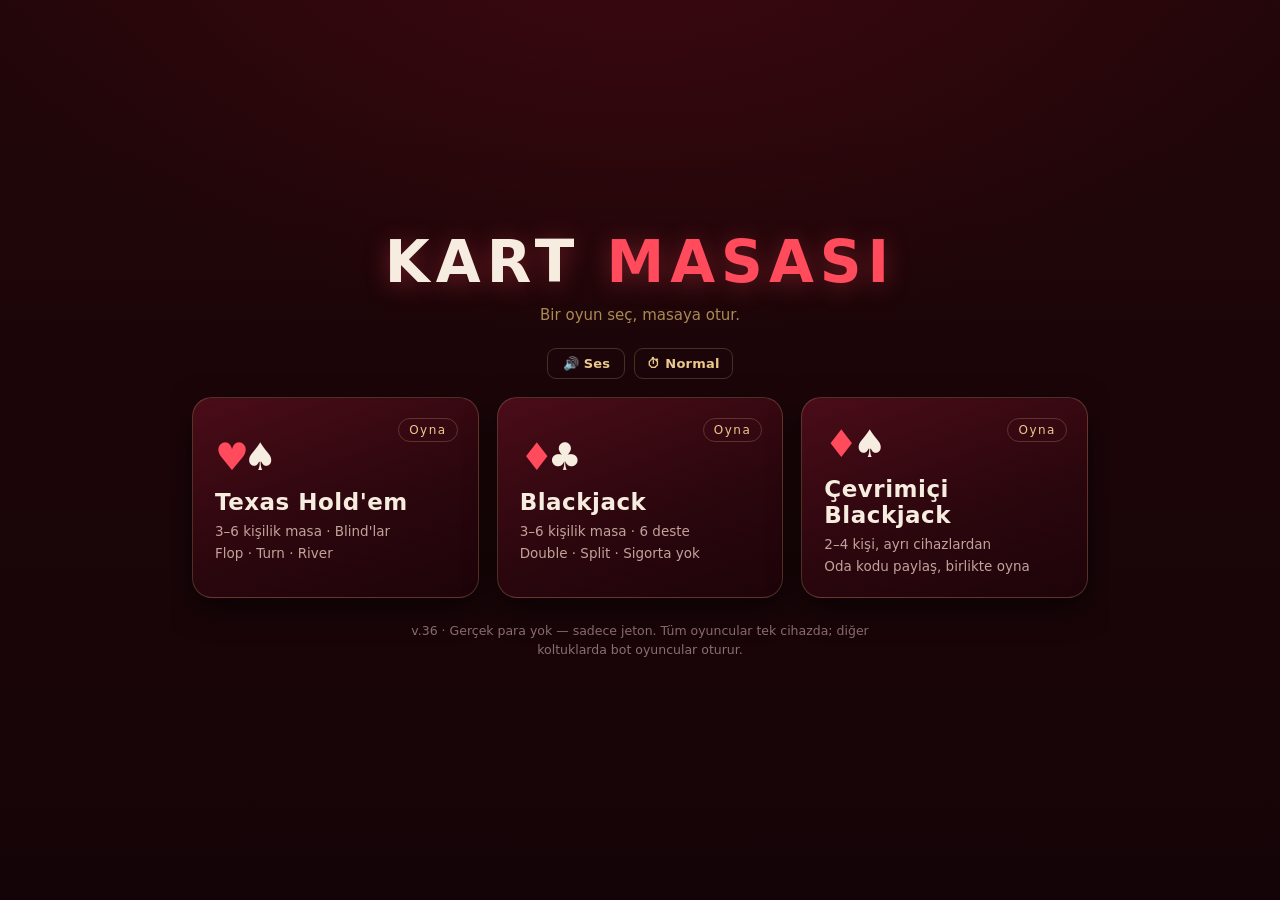
<file: index.html>
<!DOCTYPE html>
<html lang="tr">
<head>
<meta charset="utf-8">
<meta name="viewport" content="width=device-width, initial-scale=1, viewport-fit=cover, maximum-scale=1">
<title>Kart Masası — Texas Hold'em & Blackjack</title>

<link rel="manifest" href="manifest.webmanifest">
<meta name="theme-color" content="#8c1526">
<meta name="description" content="Texas Hold'em ve Blackjack — tek cihazda, botlara karşı.">
<meta name="mobile-web-app-capable" content="yes">
<meta name="apple-mobile-web-app-capable" content="yes">
<meta name="apple-mobile-web-app-status-bar-style" content="black-translucent">
<meta name="apple-mobile-web-app-title" content="Kart Masası">
<link rel="apple-touch-icon" href="icons/apple-touch-icon.png">
<link rel="icon" href="icons/icon-192.png" type="image/png">

<link rel="stylesheet" href="css/style.css?v=36">
</head>
<body>

<!-- ==================== MENÜ ==================== -->
<section id="screen-menu" class="screen active">
  <div class="menu-wrap">
    <h1 class="logo">KART <span>MASASI</span></h1>
    <p class="tagline">Bir oyun seç, masaya otur.</p>
    <div class="menu-tools">
      <button class="btn ghost small sfx-btn" data-sfx-btn>🔊 Ses</button>
      <button class="btn ghost small sfx-btn" data-speed-btn>⏱ Normal</button>
    </div>

    <div class="game-cards">
      <button class="game-card" data-game="poker">
        <div class="gc-icon"><span class="s-red">♥</span><span>♠</span></div>
        <h2>Texas Hold'em</h2>
        <p>3–6 kişilik masa · Blind'lar<br>Flop · Turn · River</p>
        <span class="gc-go">Oyna</span>
      </button>
      <button class="game-card" data-game="blackjack">
        <div class="gc-icon"><span class="s-red">♦</span><span>♣</span></div>
        <h2>Blackjack</h2>
        <p>3–6 kişilik masa · 6 deste<br>Double · Split · Sigorta yok</p>
        <span class="gc-go">Oyna</span>
      </button>
      <button class="game-card" data-game="online">
        <div class="gc-icon"><span class="s-red">♦</span><span>♠</span></div>
        <h2>Çevrimiçi Blackjack</h2>
        <p>2–4 kişi, ayrı cihazlardan<br>Oda kodu paylaş, birlikte oyna</p>
        <span class="gc-go">Oyna</span>
      </button>
    </div>
    <p class="footnote"><span data-version>v.—</span> · Gerçek para yok — sadece jeton. Tüm oyuncular tek cihazda; diğer koltuklarda bot oyuncular oturur.</p>
  </div>
</section>

<!-- ==================== KURULUM ==================== -->
<section id="screen-setup" class="screen">
  <div class="menu-wrap">
    <button class="btn ghost back-btn" data-goto="menu">‹ Geri</button>
    <h2 class="setup-title" id="setup-title">Masayı Kur</h2>

    <div class="field">
      <label>Adın</label>
      <input id="setup-name" type="text" maxlength="12" value="Sen" autocomplete="off">
    </div>

    <div class="field">
      <label>Masadaki oyuncu sayısı <span class="hint">(sen dahil)</span></label>
      <div class="chip-row" id="setup-count">
        <button class="chip-btn" data-v="3">3</button>
        <button class="chip-btn selected" data-v="4">4</button>
        <button class="chip-btn" data-v="5">5</button>
        <button class="chip-btn" data-v="6">6</button>
      </div>
    </div>

    <div class="field">
      <label>Başlangıç jetonu</label>
      <div class="chip-row" id="setup-stack">
        <button class="chip-btn" data-v="500">500</button>
        <button class="chip-btn selected" data-v="1000">1.000</button>
        <button class="chip-btn" data-v="2500">2.500</button>
        <button class="chip-btn" data-v="5000">5.000</button>
      </div>
    </div>

    <div class="field" id="setup-blind-field">
      <label>Başlangıç blind'ları</label>
      <div class="chip-row" id="setup-blinds">
        <button class="chip-btn selected" data-v="10">5 / 10</button>
        <button class="chip-btn" data-v="20">10 / 20</button>
        <button class="chip-btn" data-v="50">25 / 50</button>
      </div>
    </div>

    <div class="field" id="setup-blindup-field">
      <label>Blind artışı <span class="hint">(turnuva temposu)</span></label>
      <div class="chip-row" id="setup-blindup">
        <button class="chip-btn selected" data-v="0">Kapalı</button>
        <button class="chip-btn" data-v="5">5 elde bir</button>
        <button class="chip-btn" data-v="10">10 elde bir</button>
        <button class="chip-btn" data-v="20">20 elde bir</button>
      </div>
    </div>

    <button class="btn primary big" id="setup-start">Masaya Otur</button>
  </div>
</section>

<!-- ==================== ÇEVRİMİÇİ KURULUM ==================== -->
<section id="screen-online" class="screen">
  <div class="menu-wrap">
    <button class="btn ghost back-btn" data-goto="menu">‹ Geri</button>
    <h2 class="setup-title">Çevrimiçi Blackjack</h2>

    <div class="field">
      <label>Adın</label>
      <input id="ol-name" type="text" maxlength="12" value="Sen" autocomplete="off">
    </div>

    <button class="btn primary big" id="ol-create">Yeni Oda Kur</button>
    <div class="or"><span>veya</span></div>

    <div class="field">
      <label>Oda kodu</label>
      <input id="ol-code" type="text" maxlength="8" placeholder="ABCDE"
             autocomplete="off" autocapitalize="characters" spellcheck="false">
    </div>
    <button class="btn big" id="ol-join">Odaya Katıl</button>

    <p class="footnote" id="ol-status"></p>
    <p class="footnote">Masayı kuran kişi koltuk sayısını ve jetonu belirler.
      En fazla 4 gerçek kişi oturur, kalan koltuklarda bot oynar.</p>
  </div>
</section>

<!-- ==================== POKER ==================== -->
<section id="screen-poker" class="screen">
  <header class="topbar">
    <button class="btn ghost small" data-goto="menu">‹ Menü</button>
    <div class="topbar-info">
      <span>El <b id="pk-hand">1</b></span>
      <span>Blind <b id="pk-blinds">5/10</b><i id="pk-level"></i></span>
      <span class="stage-badge" id="pk-stage">Preflop</span>
    </div>
    <div class="topbar-right">
      <button class="btn ghost small sfx-btn" id="pk-eye">👁 Açık</button>
      <button class="btn ghost small sfx-btn" data-speed-btn>⏱ Normal</button>
      <button class="btn ghost small sfx-btn" data-sfx-btn>🔊 Ses</button>
      <button class="btn ghost small" id="pk-log-toggle">Kayıt</button>
    </div>
  </header>

  <div class="table-area">
    <div class="felt" id="pk-felt">
      <div class="felt-inner"></div>
      <div class="board-zone">
        <div class="pot-display">POT <b id="pk-pot">0</b></div>
        <div class="community" id="pk-community"></div>
        <div class="board-msg" id="pk-msg"></div>
      </div>
      <div class="seats" id="pk-seats"></div>
    </div>
  </div>

  <footer class="actionbar" id="pk-actions">
    <div class="my-hand">
      <div class="hand-cards" id="pk-my-cards"></div>
      <div class="my-hand-name" id="pk-my-name"></div>
    </div>
    <div class="act-info">
      <span id="pk-you-chips">Jeton: 1000</span>
      <span id="pk-tocall"></span>
    </div>
    <div class="act-buttons">
      <button class="btn danger" id="pk-fold">Fold</button>
      <button class="btn" id="pk-check">Check</button>
      <button class="btn primary" id="pk-raise">Raise</button>
    </div>
    <div class="raise-row" id="pk-raise-row">
      <input type="range" id="pk-raise-slider" min="0" max="100" value="0">
      <div class="raise-meta">
        <b id="pk-raise-amount">0</b>
        <div class="quick">
          <button data-q="0.5">½ Pot</button>
          <button data-q="0.75">¾ Pot</button>
          <button data-q="1">Pot</button>
          <button data-q="all">All-in</button>
        </div>
        <button class="btn primary small" id="pk-raise-confirm">Onayla</button>
        <button class="btn ghost small" id="pk-raise-cancel">Vazgeç</button>
      </div>
    </div>
    <button class="btn primary big hidden" id="pk-next">Sonraki El</button>
  </footer>

  <aside class="logpanel" id="pk-logpanel"><div class="log-head"><span>Oyun Kaydı <span data-version></span></span>
      <button class="log-close" data-log-close="pk-logpanel" aria-label="Kaydı kapat">✕</button></div><ul id="pk-log"></ul></aside>
</section>

<!-- ==================== BLACKJACK ==================== -->
<section id="screen-blackjack" class="screen">
  <header class="topbar">
    <button class="btn ghost small" data-goto="menu">‹ Menü</button>
    <div class="topbar-info">
      <span>El <b id="bj-hand">1</b></span>
      <span>Deste <b id="bj-shoe">6</b></span>
      <span class="code-badge" id="bj-code-badge" hidden></span>
      <span class="clock" id="bj-clock" hidden></span>
      <span class="stage-badge" id="bj-stage">Bahis</span>
    </div>
    <div class="topbar-right">
      <button class="btn ghost small sfx-btn" data-speed-btn>⏱ Normal</button>
      <button class="btn ghost small sfx-btn" data-sfx-btn>🔊 Ses</button>
      <button class="btn ghost small" id="bj-log-toggle">Kayıt</button>
    </div>
  </header>

  <div class="table-area">
    <div class="felt bj" id="bj-felt">
      <div class="felt-inner"></div>
      <div class="dealer-zone">
        <div class="seat-name dealer-name">KRUPİYE <span id="bj-dealer-total"></span></div>
        <div class="hand-cards" id="bj-dealer-cards"></div>
      </div>
      <div class="board-msg" id="bj-msg">Bahsini koy</div>
      <div class="bj-shoe" id="bj-shoe-visual" aria-hidden="true">
        <div class="card back"></div>
        <div class="card back"></div>
        <div class="card back"></div>
        <span class="shoe-label">DESTE</span>
      </div>
      <div class="bj-seats" id="bj-seats"></div>
    </div>
  </div>

  <footer class="actionbar">
    <div class="my-hand">
      <div class="hand-cards" id="bj-my-cards"></div>
      <div class="my-hand-name" id="bj-my-name"></div>
    </div>
    <div class="act-info">
      <span id="bj-you-chips">Jeton: 1000</span>
      <span id="bj-you-bet"></span>
    </div>
    <div class="act-buttons" id="bj-bet-buttons">
      <button class="btn" data-bet="50">+50</button>
      <button class="btn" data-bet="100">+100</button>
      <button class="btn" data-bet="250">+250</button>
      <button class="btn ghost" id="bj-bet-clear">Sıfırla</button>
      <button class="btn primary" id="bj-deal">Dağıt</button>
    </div>
    <div class="act-buttons hidden" id="bj-play-buttons">
      <button class="btn primary" id="bj-hit"><span class="lbl-wide">Kart Çek</span><span class="lbl-narrow">Çek</span></button>
      <button class="btn" id="bj-stand">Dur</button>
      <button class="btn" id="bj-double">Double</button>
      <button class="btn" id="bj-split">Split</button>
    </div>
    <button class="btn primary big hidden" id="bj-next">Sonraki El</button>
  </footer>

  <div class="lobby" id="bj-lobby" hidden>
    <div class="lobby-box">
      <div class="lobby-code">ODA KODU <b id="bj-code">—</b></div>
      <button class="btn ghost small" id="bj-copy">Kodu kopyala</button>
      <ul class="lobby-players" id="bj-lobby-players"></ul>

      <div id="bj-lobby-host" hidden>
        <div class="field">
          <label>Koltuk sayısı</label>
          <div class="chip-row" id="ol-seats">
            <button class="chip-btn" data-v="3">3</button>
            <button class="chip-btn selected" data-v="4">4</button>
            <button class="chip-btn" data-v="5">5</button>
            <button class="chip-btn" data-v="6">6</button>
          </div>
        </div>
        <div class="field">
          <label>Başlangıç jetonu</label>
          <div class="chip-row" id="ol-stack">
            <button class="chip-btn" data-v="500">500</button>
            <button class="chip-btn selected" data-v="1000">1.000</button>
            <button class="chip-btn" data-v="2500">2.500</button>
          </div>
        </div>
        <button class="btn primary big" id="bj-start-online">Oyunu Başlat</button>
      </div>
      <p class="lobby-wait" id="bj-lobby-wait">Masayı kuran kişinin başlatması bekleniyor…</p>
    </div>
  </div>

  <aside class="logpanel" id="bj-logpanel"><div class="log-head"><span>Oyun Kaydı <span data-version></span></span>
      <button class="log-close" data-log-close="bj-logpanel" aria-label="Kaydı kapat">✕</button></div><ul id="bj-log"></ul>
    <form class="cheat-box" id="bj-cheat" hidden autocomplete="off">
      <input id="bj-cheat-input" type="text" maxlength="24" placeholder="…"
             autocomplete="off" autocapitalize="none" spellcheck="false">
      <button class="btn primary small" type="submit">Uygula</button>
      <div class="cheat-msg" id="bj-cheat-msg"></div>
    </form>
  </aside>
</section>

<!-- Kurallar ES modülü olarak yüklenir; sunucu da aynı dosyayı kullanır -->
<script type="module">
  import * as R from './js/rules.js?v=36';
  window.Rules = R;
</script>
<script src="js/sfx.js?v=36"></script>
<script src="js/speed.js?v=36"></script>
<script src="js/cards.js?v=36"></script>
<script src="js/poker.js?v=36"></script>
<script src="js/blackjack.js?v=36"></script>
<script src="js/online.js?v=36"></script>
<script src="js/app.js?v=36"></script>
</body>
</html>
</file>
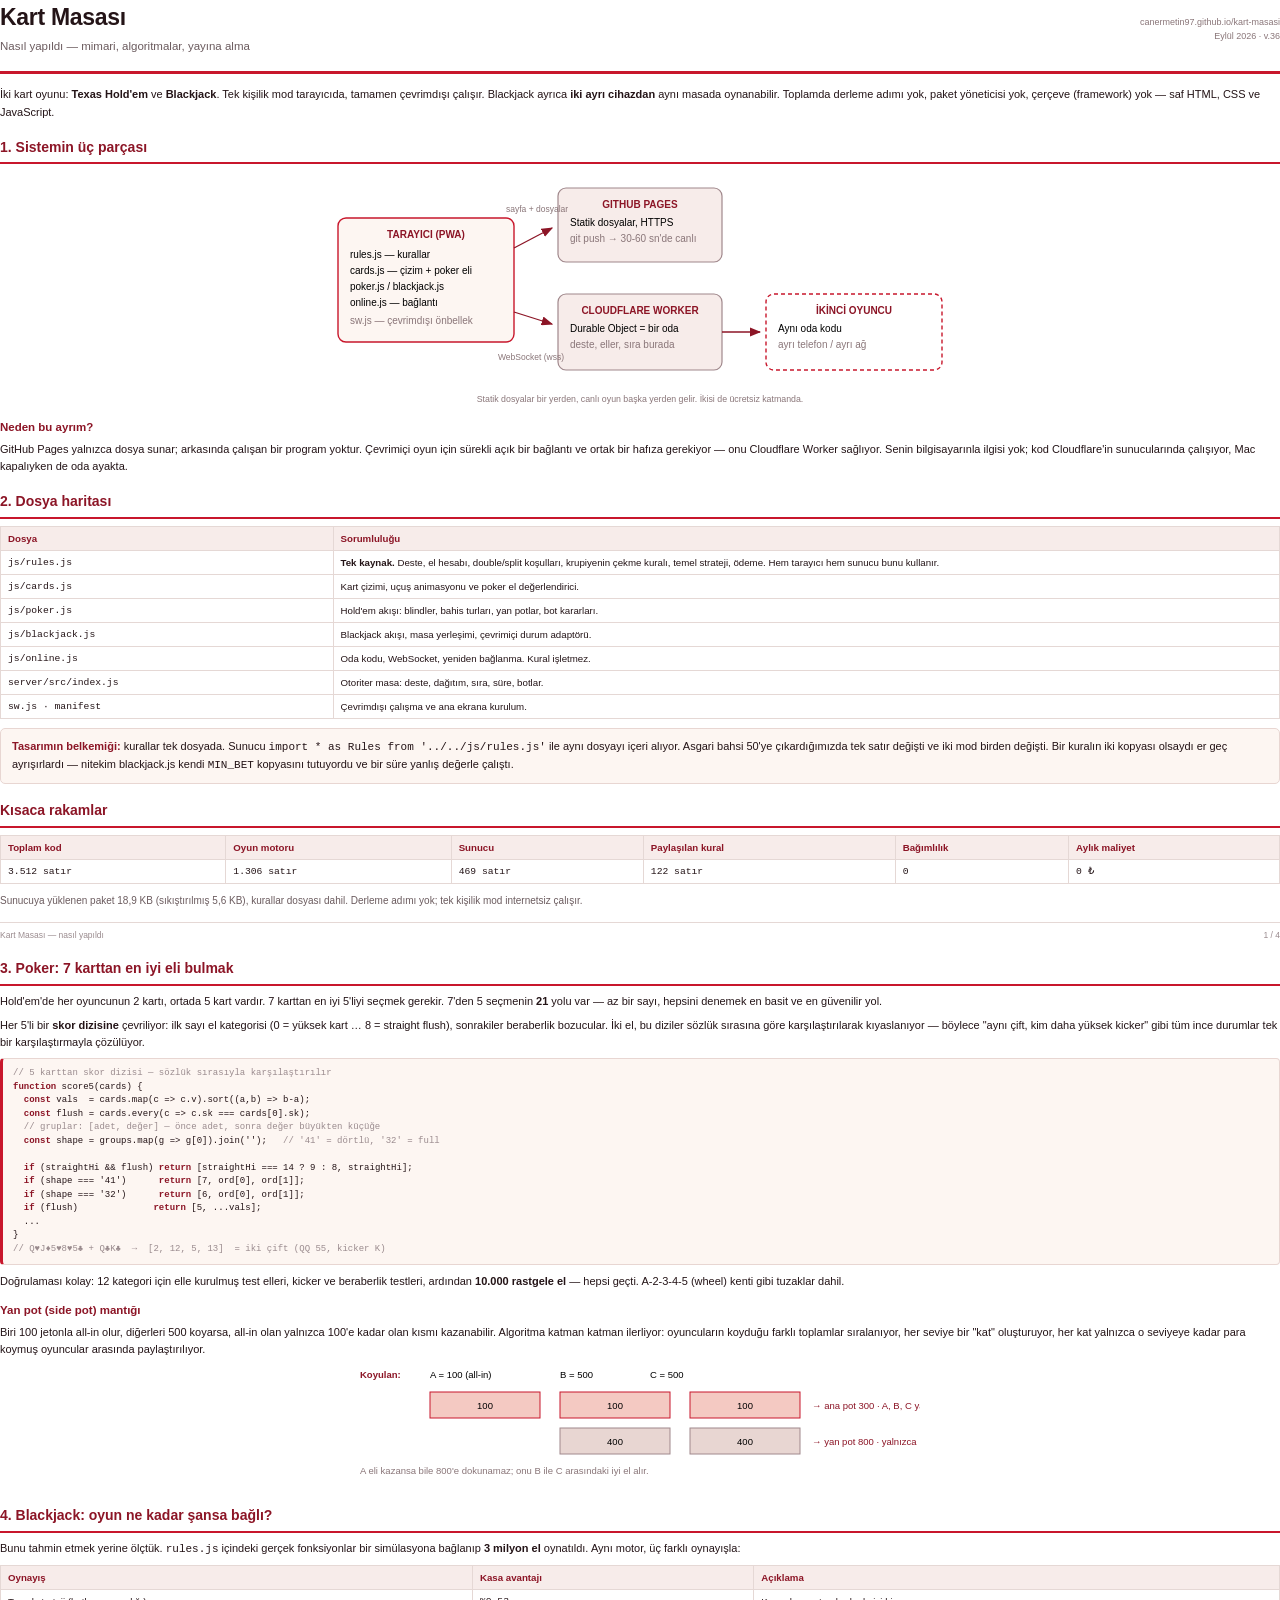
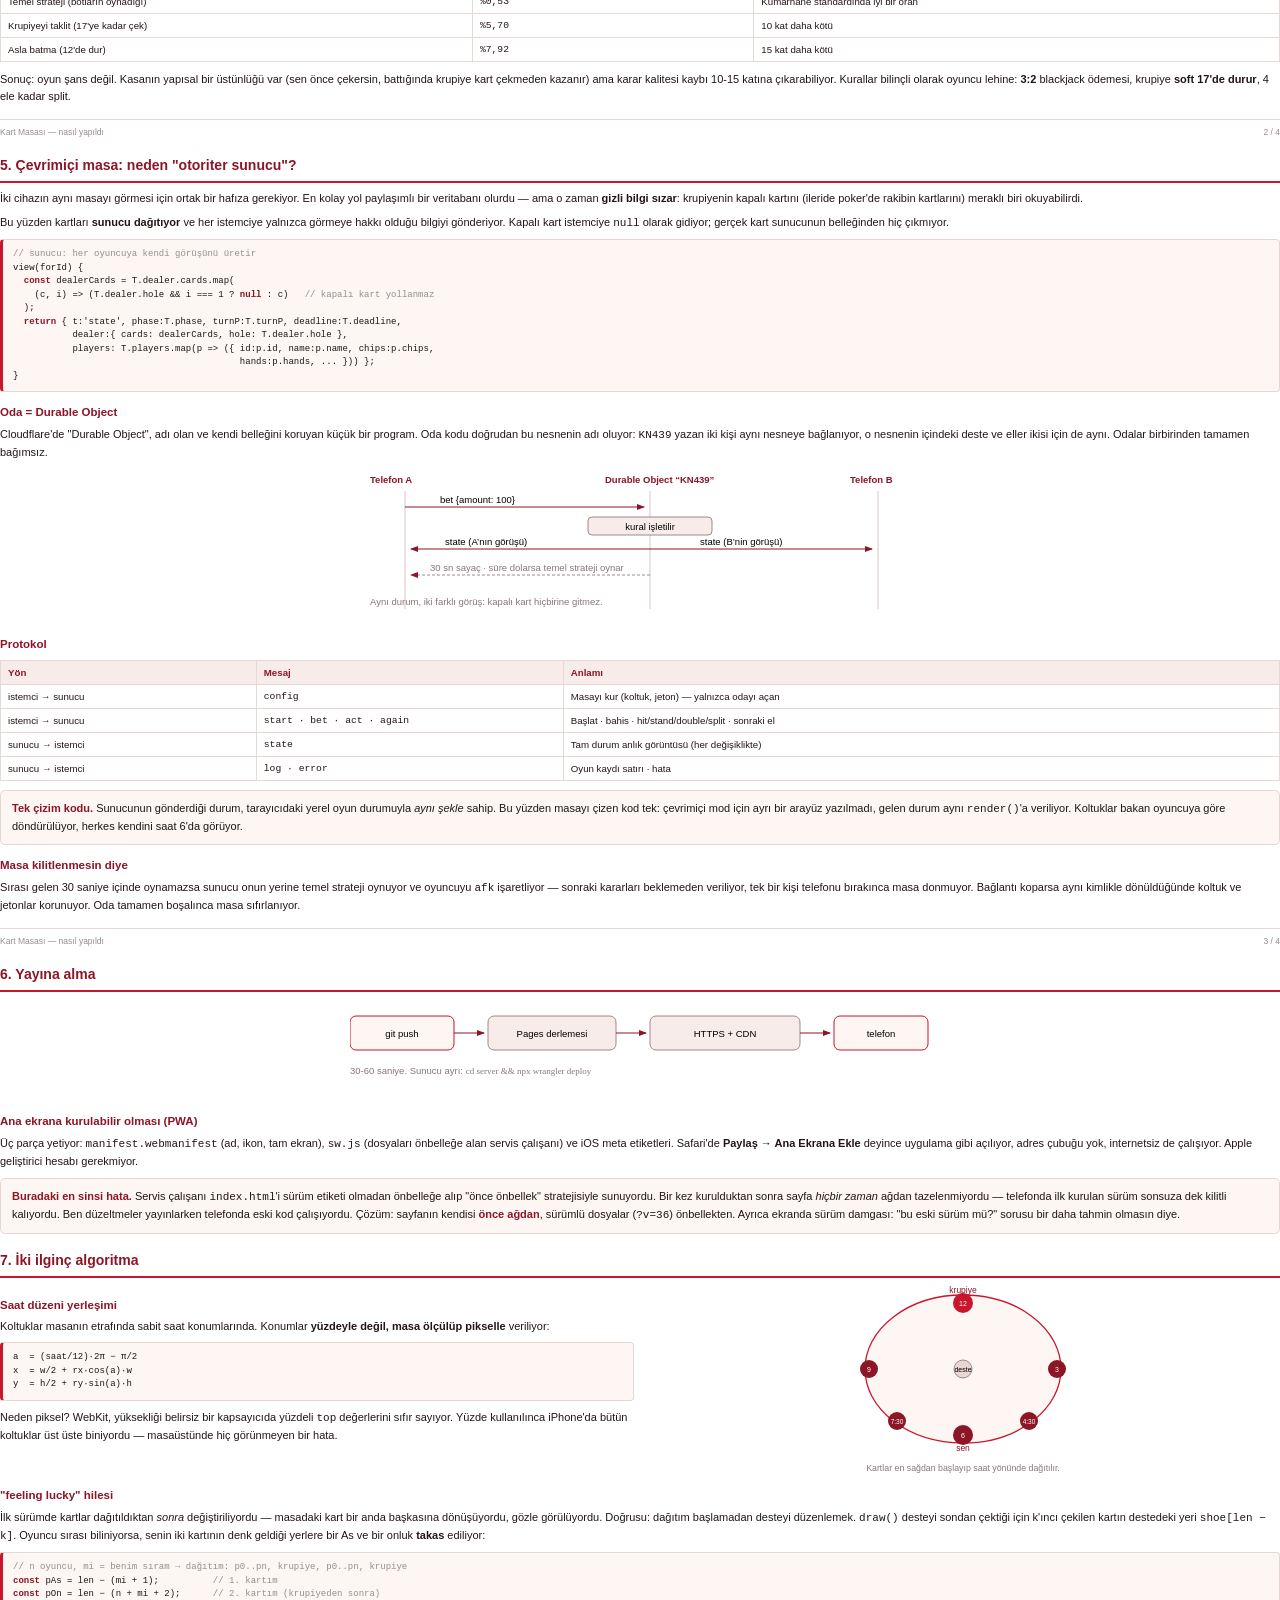
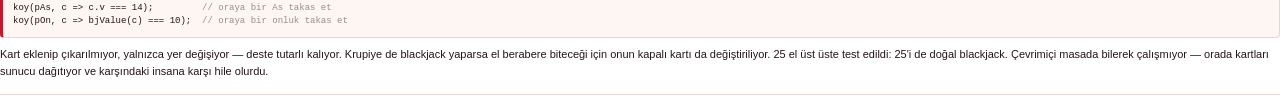
<file: docs/nasil-yapildi.html>
<!DOCTYPE html>
<html lang="tr"><head><meta charset="utf-8">
<title>Kart Masası — Nasıl Yapıldı</title>
<style>
  @page { size: A4; margin: 14mm 15mm; }
  *{box-sizing:border-box}
  body{
    margin:0; font:11px/1.55 -apple-system,"Helvetica Neue",Helvetica,Arial,sans-serif;
    color:#241417; -webkit-print-color-adjust:exact; print-color-adjust:exact;
  }
  h1{font-size:23px; margin:0 0 2px; letter-spacing:-.3px}
  h2{font-size:14px; margin:16px 0 7px; padding-bottom:4px; border-bottom:2px solid #c8172c; color:#8c1526}
  h3{font-size:11.5px; margin:12px 0 4px; color:#8c1526}
  p{margin:0 0 7px}
  .lead{color:#6b5b5e; font-size:11.5px; margin-bottom:10px}
  .sayfa{page-break-after:always}
  .sayfa:last-child{page-break-after:auto}
  code,pre{font-family:ui-monospace,SFMono-Regular,Menlo,monospace}
  pre{
    background:#fdf6f2; border:1px solid #e8d6d2; border-left:3px solid #c8172c;
    border-radius:4px; padding:8px 10px; font-size:9px; line-height:1.5;
    overflow:hidden; white-space:pre-wrap; margin:6px 0 8px;
  }
  pre .c{color:#9a8b8e}
  pre .k{color:#8c1526; font-weight:600}
  table{width:100%; border-collapse:collapse; font-size:9.7px; margin:6px 0 9px}
  th,td{border:1px solid #e5d8d5; padding:4px 7px; text-align:left; vertical-align:top}
  th{background:#f7ecea; color:#8c1526; font-weight:600}
  td.n{font-family:ui-monospace,Menlo,monospace}
  .kutu{background:#fdf6f2; border:1px solid #e8d6d2; border-radius:5px; padding:9px 11px; margin:8px 0}
  .kutu b{color:#8c1526}
  .iki{display:flex; gap:12px}
  .iki>*{flex:1; min-width:0}
  figure{margin:8px 0 10px; text-align:center}
  figcaption{font-size:8.8px; color:#8a7679; margin-top:4px}
  .ust{display:flex; justify-content:space-between; align-items:baseline;
       border-bottom:3px solid #c8172c; padding-bottom:6px; margin-bottom:12px}
  .ust .sag{font-size:9px; color:#8a7679; text-align:right}
  .altbilgi{margin-top:14px; padding-top:6px; border-top:1px solid #e5d8d5;
            font-size:8.5px; color:#9a8b8e; display:flex; justify-content:space-between}
</style></head><body>

<!-- ============================ SAYFA 1 ============================ -->
<section class="sayfa">
<div class="ust">
  <div><h1>Kart Masası</h1><div class="lead">Nasıl yapıldı — mimari, algoritmalar, yayına alma</div></div>
  <div class="sag">canermetin97.github.io/kart-masasi<br>Eylül 2026 · v.36</div>
</div>

<p>İki kart oyunu: <b>Texas Hold'em</b> ve <b>Blackjack</b>. Tek kişilik mod tarayıcıda,
tamamen çevrimdışı çalışır. Blackjack ayrıca <b>iki ayrı cihazdan</b> aynı masada
oynanabilir. Toplamda derleme adımı yok, paket yöneticisi yok, çerçeve (framework) yok —
saf HTML, CSS ve JavaScript.</p>

<h2>1. Sistemin üç parçası</h2>

<figure>
<svg width="620" height="212" viewBox="0 0 620 212" xmlns="http://www.w3.org/2000/svg" font-family="Helvetica, Arial" font-size="10">
  <defs><marker id="ok" markerWidth="9" markerHeight="7" refX="8" refY="3.5" orient="auto">
    <polygon points="0 0, 9 3.5, 0 7" fill="#8c1526"/></marker></defs>

  <rect x="8" y="46" width="176" height="124" rx="8" fill="#fdf6f2" stroke="#c8172c" stroke-width="1.4"/>
  <text x="96" y="66" text-anchor="middle" font-weight="bold" fill="#8c1526">TARAYICI (PWA)</text>
  <text x="20" y="86">rules.js — kurallar</text>
  <text x="20" y="102">cards.js — çizim + poker eli</text>
  <text x="20" y="118">poker.js / blackjack.js</text>
  <text x="20" y="134">online.js — bağlantı</text>
  <text x="20" y="152" fill="#8a7679">sw.js — çevrimdışı önbellek</text>

  <rect x="228" y="16" width="164" height="74" rx="8" fill="#f7ecea" stroke="#a0888c" stroke-width="1.2"/>
  <text x="310" y="36" text-anchor="middle" font-weight="bold" fill="#8c1526">GITHUB PAGES</text>
  <text x="240" y="54">Statik dosyalar, HTTPS</text>
  <text x="240" y="70" fill="#8a7679">git push → 30-60 sn'de canlı</text>

  <rect x="228" y="122" width="164" height="76" rx="8" fill="#f7ecea" stroke="#a0888c" stroke-width="1.2"/>
  <text x="310" y="142" text-anchor="middle" font-weight="bold" fill="#8c1526">CLOUDFLARE WORKER</text>
  <text x="240" y="160">Durable Object = bir oda</text>
  <text x="240" y="176" fill="#8a7679">deste, eller, sıra burada</text>

  <rect x="436" y="122" width="176" height="76" rx="8" fill="#fff" stroke="#c8172c" stroke-width="1.4" stroke-dasharray="4 3"/>
  <text x="524" y="142" text-anchor="middle" font-weight="bold" fill="#8c1526">İKİNCİ OYUNCU</text>
  <text x="448" y="160">Aynı oda kodu</text>
  <text x="448" y="176" fill="#8a7679">ayrı telefon / ayrı ağ</text>

  <line x1="184" y1="76" x2="222" y2="56" stroke="#8c1526" stroke-width="1.3" marker-end="url(#ok)"/>
  <text x="176" y="40" font-size="8.5" fill="#8a7679">sayfa + dosyalar</text>

  <line x1="184" y1="140" x2="222" y2="152" stroke="#8c1526" stroke-width="1.3" marker-end="url(#ok)"/>
  <text x="168" y="188" font-size="8.5" fill="#8a7679">WebSocket (wss)</text>

  <line x1="392" y1="160" x2="430" y2="160" stroke="#8c1526" stroke-width="1.3" marker-end="url(#ok)"/>
</svg>
<figcaption>Statik dosyalar bir yerden, canlı oyun başka yerden gelir. İkisi de ücretsiz katmanda.</figcaption>
</figure>

<h3>Neden bu ayrım?</h3>
<p>GitHub Pages yalnızca dosya sunar; arkasında çalışan bir program yoktur. Çevrimiçi
oyun için sürekli açık bir bağlantı ve ortak bir hafıza gerekiyor — onu Cloudflare
Worker sağlıyor. Senin bilgisayarınla ilgisi yok; kod Cloudflare'in sunucularında
çalışıyor, Mac kapalıyken de oda ayakta.</p>

<h2>2. Dosya haritası</h2>
<table>
<tr><th style="width:26%">Dosya</th><th>Sorumluluğu</th></tr>
<tr><td class="n">js/rules.js</td><td><b>Tek kaynak.</b> Deste, el hesabı, double/split koşulları, krupiyenin çekme kuralı, temel strateji, ödeme. Hem tarayıcı hem sunucu bunu kullanır.</td></tr>
<tr><td class="n">js/cards.js</td><td>Kart çizimi, uçuş animasyonu ve poker el değerlendirici.</td></tr>
<tr><td class="n">js/poker.js</td><td>Hold'em akışı: blindler, bahis turları, yan potlar, bot kararları.</td></tr>
<tr><td class="n">js/blackjack.js</td><td>Blackjack akışı, masa yerleşimi, çevrimiçi durum adaptörü.</td></tr>
<tr><td class="n">js/online.js</td><td>Oda kodu, WebSocket, yeniden bağlanma. Kural işletmez.</td></tr>
<tr><td class="n">server/src/index.js</td><td>Otoriter masa: deste, dağıtım, sıra, süre, botlar.</td></tr>
<tr><td class="n">sw.js · manifest</td><td>Çevrimdışı çalışma ve ana ekrana kurulum.</td></tr>
</table>

<div class="kutu"><b>Tasarımın belkemiği:</b> kurallar tek dosyada. Sunucu
<code>import * as Rules from '../../js/rules.js'</code> ile aynı dosyayı içeri alıyor.
Asgari bahsi 50'ye çıkardığımızda tek satır değişti ve iki mod birden değişti.
Bir kuralın iki kopyası olsaydı er geç ayrışırlardı — nitekim blackjack.js kendi
<code>MIN_BET</code> kopyasını tutuyordu ve bir süre yanlış değerle çalıştı.</div>


<h2>Kısaca rakamlar</h2>
<table>
<tr><th>Toplam kod</th><th>Oyun motoru</th><th>Sunucu</th><th>Paylaşılan kural</th><th>Bağımlılık</th><th>Aylık maliyet</th></tr>
<tr><td class="n">3.512 satır</td><td class="n">1.306 satır</td><td class="n">469 satır</td>
    <td class="n">122 satır</td><td class="n">0</td><td class="n">0 ₺</td></tr>
</table>
<p style="color:#6b5b5e; font-size:10px">Sunucuya yüklenen paket 18,9 KB (sıkıştırılmış 5,6 KB), kurallar dosyası dahil.
Derleme adımı yok; tek kişilik mod internetsiz çalışır.</p>

<div class="altbilgi"><span>Kart Masası — nasıl yapıldı</span><span>1 / 4</span></div>
</section>

<!-- ============================ SAYFA 2 ============================ -->
<section class="sayfa">
<h2>3. Poker: 7 karttan en iyi eli bulmak</h2>

<p>Hold'em'de her oyuncunun 2 kartı, ortada 5 kart vardır. 7 karttan en iyi 5'liyi
seçmek gerekir. 7'den 5 seçmenin <b>21</b> yolu var — az bir sayı, hepsini denemek
en basit ve en güvenilir yol.</p>

<p>Her 5'li bir <b>skor dizisine</b> çevriliyor: ilk sayı el kategorisi (0 = yüksek kart …
8 = straight flush), sonrakiler beraberlik bozucular. İki el, bu diziler sözlük
sırasına göre karşılaştırılarak kıyaslanıyor — böylece "aynı çift, kim daha yüksek
kicker" gibi tüm ince durumlar tek bir karşılaştırmayla çözülüyor.</p>

<pre><span class="c">// 5 karttan skor dizisi — sözlük sırasıyla karşılaştırılır</span>
<span class="k">function</span> score5(cards) {
  <span class="k">const</span> vals  = cards.map(c =&gt; c.v).sort((a,b) =&gt; b-a);
  <span class="k">const</span> flush = cards.every(c =&gt; c.sk === cards[0].sk);
  <span class="c">// gruplar: [adet, değer] — önce adet, sonra değer büyükten küçüğe</span>
  <span class="k">const</span> shape = groups.map(g =&gt; g[0]).join('');   <span class="c">// '41' = dörtlü, '32' = full</span>

  <span class="k">if</span> (straightHi &amp;&amp; flush) <span class="k">return</span> [straightHi === 14 ? 9 : 8, straightHi];
  <span class="k">if</span> (shape === '41')      <span class="k">return</span> [7, ord[0], ord[1]];
  <span class="k">if</span> (shape === '32')      <span class="k">return</span> [6, ord[0], ord[1]];
  <span class="k">if</span> (flush)              <span class="k">return</span> [5, ...vals];
  ...
}
<span class="c">// Q♥J♦5♥8♥5♣ + Q♣K♣  →  [2, 12, 5, 13]  = iki çift (QQ 55, kicker K)</span></pre>

<p>Doğrulaması kolay: 12 kategori için elle kurulmuş test elleri, kicker ve beraberlik
testleri, ardından <b>10.000 rastgele el</b> — hepsi geçti. A-2-3-4-5 (wheel) kenti gibi
tuzaklar dahil.</p>

<h3>Yan pot (side pot) mantığı</h3>
<p>Biri 100 jetonla all-in olur, diğerleri 500 koyarsa, all-in olan yalnızca 100'e kadar
olan kısmı kazanabilir. Algoritma katman katman ilerliyor: oyuncuların koyduğu farklı
toplamlar sıralanıyor, her seviye bir "kat" oluşturuyor, her kat yalnızca o seviyeye
kadar para koymuş oyuncular arasında paylaştırılıyor.</p>

<figure>
<svg width="560" height="118" viewBox="0 0 560 118" xmlns="http://www.w3.org/2000/svg" font-family="Helvetica, Arial" font-size="9.5">
  <text x="0" y="12" fill="#8c1526" font-weight="bold">Koyulan:</text>
  <text x="70" y="12">A = 100 (all-in)</text><text x="200" y="12">B = 500</text><text x="290" y="12">C = 500</text>
  <rect x="70" y="26" width="110" height="26" fill="#f4c9c2" stroke="#c8172c"/>
  <rect x="200" y="26" width="110" height="26" fill="#f4c9c2" stroke="#c8172c"/>
  <rect x="330" y="26" width="110" height="26" fill="#f4c9c2" stroke="#c8172c"/>
  <text x="125" y="43" text-anchor="middle">100</text><text x="255" y="43" text-anchor="middle">100</text><text x="385" y="43" text-anchor="middle">100</text>
  <text x="452" y="43" fill="#8c1526">→ ana pot 300 · A, B, C yarışır</text>

  <rect x="200" y="62" width="110" height="26" fill="#e8d6d2" stroke="#a0888c"/>
  <rect x="330" y="62" width="110" height="26" fill="#e8d6d2" stroke="#a0888c"/>
  <text x="255" y="79" text-anchor="middle">400</text><text x="385" y="79" text-anchor="middle">400</text>
  <text x="452" y="79" fill="#8c1526">→ yan pot 800 · yalnızca B, C</text>
  <text x="0" y="108" fill="#8a7679">A eli kazansa bile 800'e dokunamaz; onu B ile C arasındaki iyi el alır.</text>
</svg>
</figure>

<h2>4. Blackjack: oyun ne kadar şansa bağlı?</h2>
<p>Bunu tahmin etmek yerine ölçtük. <code>rules.js</code> içindeki gerçek fonksiyonlar
bir simülasyona bağlanıp <b>3 milyon el</b> oynatıldı. Aynı motor, üç farklı oynayışla:</p>

<table>
<tr><th>Oynayış</th><th style="width:22%">Kasa avantajı</th><th>Açıklama</th></tr>
<tr><td>Temel strateji (botların oynadığı)</td><td class="n">%0,53</td><td>Kumarhane standardında iyi bir oran</td></tr>
<tr><td>Krupiyeyi taklit (17'ye kadar çek)</td><td class="n">%5,70</td><td>10 kat daha kötü</td></tr>
<tr><td>Asla batma (12'de dur)</td><td class="n">%7,92</td><td>15 kat daha kötü</td></tr>
</table>

<p>Sonuç: oyun şans değil. Kasanın yapısal bir üstünlüğü var (sen önce çekersin,
battığında krupiye kart çekmeden kazanır) ama karar kalitesi kaybı 10-15 katına
çıkarabiliyor. Kurallar bilinçli olarak oyuncu lehine: <b>3:2</b> blackjack ödemesi,
krupiye <b>soft 17'de durur</b>, 4 ele kadar split.</p>

<div class="altbilgi"><span>Kart Masası — nasıl yapıldı</span><span>2 / 4</span></div>
</section>

<!-- ============================ SAYFA 3 ============================ -->
<section class="sayfa">
<h2>5. Çevrimiçi masa: neden "otoriter sunucu"?</h2>

<p>İki cihazın aynı masayı görmesi için ortak bir hafıza gerekiyor. En kolay yol
paylaşımlı bir veritabanı olurdu — ama o zaman <b>gizli bilgi sızar</b>: krupiyenin
kapalı kartını (ileride poker'de rakibin kartlarını) meraklı biri okuyabilirdi.</p>

<p>Bu yüzden kartları <b>sunucu dağıtıyor</b> ve her istemciye yalnızca görmeye hakkı
olduğu bilgiyi gönderiyor. Kapalı kart istemciye <code>null</code> olarak gidiyor;
gerçek kart sunucunun belleğinden hiç çıkmıyor.</p>

<pre><span class="c">// sunucu: her oyuncuya kendi görüşünü üretir</span>
view(forId) {
  <span class="k">const</span> dealerCards = T.dealer.cards.map(
    (c, i) =&gt; (T.dealer.hole &amp;&amp; i === 1 ? <span class="k">null</span> : c)   <span class="c">// kapalı kart yollanmaz</span>
  );
  <span class="k">return</span> { t:'state', phase:T.phase, turnP:T.turnP, deadline:T.deadline,
           dealer:{ cards: dealerCards, hole: T.dealer.hole },
           players: T.players.map(p =&gt; ({ id:p.id, name:p.name, chips:p.chips,
                                          hands:p.hands, ... })) };
}</pre>

<h3>Oda = Durable Object</h3>
<p>Cloudflare'de "Durable Object", adı olan ve kendi belleğini koruyan küçük bir
program. Oda kodu doğrudan bu nesnenin adı oluyor: <code>KN439</code> yazan iki
kişi aynı nesneye bağlanıyor, o nesnenin içindeki deste ve eller ikisi için de
aynı. Odalar birbirinden tamamen bağımsız.</p>

<figure>
<svg width="580" height="150" viewBox="0 0 580 150" xmlns="http://www.w3.org/2000/svg" font-family="Helvetica, Arial" font-size="9.5">
  <defs><marker id="ok2" markerWidth="8" markerHeight="6" refX="7" refY="3" orient="auto">
    <polygon points="0 0, 8 3, 0 6" fill="#8c1526"/></marker></defs>
  <text x="20" y="14" font-weight="bold" fill="#8c1526">Telefon A</text>
  <text x="255" y="14" font-weight="bold" fill="#8c1526">Durable Object “KN439”</text>
  <text x="500" y="14" font-weight="bold" fill="#8c1526">Telefon B</text>
  <line x1="55" y1="22" x2="55" y2="140" stroke="#d8c4c0"/>
  <line x1="300" y1="22" x2="300" y2="140" stroke="#d8c4c0"/>
  <line x1="528" y1="22" x2="528" y2="140" stroke="#d8c4c0"/>

  <line x1="55" y1="38" x2="294" y2="38" stroke="#8c1526" marker-end="url(#ok2)"/>
  <text x="90" y="34">bet {amount: 100}</text>

  <rect x="238" y="48" width="124" height="18" rx="4" fill="#f7ecea" stroke="#a0888c"/>
  <text x="300" y="61" text-anchor="middle">kural işletilir</text>

  <line x1="300" y1="80" x2="61" y2="80" stroke="#8c1526" marker-end="url(#ok2)"/>
  <text x="95" y="76">state (A’nın görüşü)</text>
  <line x1="300" y1="80" x2="522" y2="80" stroke="#8c1526" marker-end="url(#ok2)"/>
  <text x="350" y="76">state (B’nin görüşü)</text>

  <line x1="300" y1="106" x2="61" y2="106" stroke="#a0888c" stroke-dasharray="3 2" marker-end="url(#ok2)"/>
  <text x="80" y="102" fill="#8a7679">30 sn sayaç · süre dolarsa temel strateji oynar</text>
  <text x="20" y="136" fill="#8a7679">Aynı durum, iki farklı görüş: kapalı kart hiçbirine gitmez.</text>
</svg>
</figure>

<h3>Protokol</h3>
<table>
<tr><th style="width:20%">Yön</th><th style="width:24%">Mesaj</th><th>Anlamı</th></tr>
<tr><td>istemci → sunucu</td><td class="n">config</td><td>Masayı kur (koltuk, jeton) — yalnızca odayı açan</td></tr>
<tr><td>istemci → sunucu</td><td class="n">start · bet · act · again</td><td>Başlat · bahis · hit/stand/double/split · sonraki el</td></tr>
<tr><td>sunucu → istemci</td><td class="n">state</td><td>Tam durum anlık görüntüsü (her değişiklikte)</td></tr>
<tr><td>sunucu → istemci</td><td class="n">log · error</td><td>Oyun kaydı satırı · hata</td></tr>
</table>

<div class="kutu"><b>Tek çizim kodu.</b> Sunucunun gönderdiği durum, tarayıcıdaki yerel
oyun durumuyla <i>aynı şekle</i> sahip. Bu yüzden masayı çizen kod tek: çevrimiçi mod
için ayrı bir arayüz yazılmadı, gelen durum aynı <code>render()</code>'a veriliyor.
Koltuklar bakan oyuncuya göre döndürülüyor, herkes kendini saat 6'da görüyor.</div>

<h3>Masa kilitlenmesin diye</h3>
<p>Sırası gelen 30 saniye içinde oynamazsa sunucu onun yerine temel strateji oynuyor ve
oyuncuyu <code>afk</code> işaretliyor — sonraki kararları beklemeden veriliyor, tek bir
kişi telefonu bırakınca masa donmuyor. Bağlantı koparsa aynı kimlikle dönüldüğünde
koltuk ve jetonlar korunuyor. Oda tamamen boşalınca masa sıfırlanıyor.</p>

<div class="altbilgi"><span>Kart Masası — nasıl yapıldı</span><span>3 / 4</span></div>
</section>

<!-- ============================ SAYFA 4 ============================ -->
<section class="sayfa">
<h2>6. Yayına alma</h2>

<figure>
<svg width="580" height="96" viewBox="0 0 580 96" xmlns="http://www.w3.org/2000/svg" font-family="Helvetica, Arial" font-size="9.5">
  <defs><marker id="ok3" markerWidth="8" markerHeight="6" refX="7" refY="3" orient="auto">
    <polygon points="0 0, 8 3, 0 6" fill="#8c1526"/></marker></defs>
  <rect x="0" y="16" width="104" height="34" rx="6" fill="#fdf6f2" stroke="#c8172c"/>
  <text x="52" y="37" text-anchor="middle">git push</text>
  <line x1="104" y1="33" x2="134" y2="33" stroke="#8c1526" marker-end="url(#ok3)"/>
  <rect x="138" y="16" width="128" height="34" rx="6" fill="#f7ecea" stroke="#a0888c"/>
  <text x="202" y="37" text-anchor="middle">Pages derlemesi</text>
  <line x1="266" y1="33" x2="296" y2="33" stroke="#8c1526" marker-end="url(#ok3)"/>
  <rect x="300" y="16" width="150" height="34" rx="6" fill="#f7ecea" stroke="#a0888c"/>
  <text x="375" y="37" text-anchor="middle">HTTPS + CDN</text>
  <line x1="450" y1="33" x2="480" y2="33" stroke="#8c1526" marker-end="url(#ok3)"/>
  <rect x="484" y="16" width="94" height="34" rx="6" fill="#fdf6f2" stroke="#c8172c"/>
  <text x="531" y="37" text-anchor="middle">telefon</text>
  <text x="0" y="74" fill="#8a7679">30-60 saniye. Sunucu ayrı: <tspan font-family="Menlo" font-size="9">cd server &amp;&amp; npx wrangler deploy</tspan></text>
</svg>
</figure>

<h3>Ana ekrana kurulabilir olması (PWA)</h3>
<p>Üç parça yetiyor: <code>manifest.webmanifest</code> (ad, ikon, tam ekran),
<code>sw.js</code> (dosyaları önbelleğe alan servis çalışanı) ve iOS meta etiketleri.
Safari'de <b>Paylaş → Ana Ekrana Ekle</b> deyince uygulama gibi açılıyor, adres çubuğu
yok, internetsiz de çalışıyor. Apple geliştirici hesabı gerekmiyor.</p>

<div class="kutu"><b>Buradaki en sinsi hata.</b> Servis çalışanı <code>index.html</code>'i
sürüm etiketi olmadan önbelleğe alıp "önce önbellek" stratejisiyle sunuyordu. Bir kez
kurulduktan sonra sayfa <i>hiçbir zaman</i> ağdan tazelenmiyordu — telefonda ilk kurulan
sürüm sonsuza dek kilitli kalıyordu. Ben düzeltmeler yayınlarken telefonda eski kod
çalışıyordu. Çözüm: sayfanın kendisi <b>önce ağdan</b>, sürümlü dosyalar
(<code>?v=36</code>) önbellekten. Ayrıca ekranda sürüm damgası: "bu eski sürüm mü?"
sorusu bir daha tahmin olmasın diye.</div>

<h2>7. İki ilginç algoritma</h2>

<div class="iki">
<div>
<h3>Saat düzeni yerleşimi</h3>
<p>Koltuklar masanın etrafında sabit saat konumlarında. Konumlar <b>yüzdeyle değil,
masa ölçülüp pikselle</b> veriliyor:</p>
<pre>a  = (saat/12)·2π − π/2
x  = w/2 + rx·cos(a)·w
y  = h/2 + ry·sin(a)·h</pre>
<p>Neden piksel? WebKit, yüksekliği belirsiz bir kapsayıcıda yüzdeli <code>top</code>
değerlerini sıfır sayıyor. Yüzde kullanılınca iPhone'da bütün koltuklar üst üste
biniyordu — masaüstünde hiç görünmeyen bir hata.</p>
</div>
<div>
<figure style="margin:0">
<svg width="230" height="168" viewBox="0 0 230 168" xmlns="http://www.w3.org/2000/svg" font-family="Helvetica, Arial" font-size="8.5">
  <ellipse cx="115" cy="84" rx="98" ry="74" fill="#fdf6f2" stroke="#c8172c" stroke-width="1.3"/>
  <circle cx="115" cy="84" r="9" fill="#e8d6d2" stroke="#a0888c"/><text x="115" y="87" text-anchor="middle" font-size="7">deste</text>
  <g fill="#8c1526">
    <circle cx="115" cy="18" r="10" fill="#c8172c"/><text x="115" y="21" text-anchor="middle" fill="#fff" font-size="7">12</text>
    <text x="115" y="8" text-anchor="middle">krupiye</text>
    <circle cx="115" cy="150" r="10" fill="#8c1526"/><text x="115" y="153" text-anchor="middle" fill="#fff" font-size="7">6</text>
    <text x="115" y="166" text-anchor="middle">sen</text>
    <circle cx="209" cy="84" r="9"/><text x="209" y="87" text-anchor="middle" fill="#fff" font-size="7">3</text>
    <circle cx="21" cy="84" r="9"/><text x="21" y="87" text-anchor="middle" fill="#fff" font-size="7">9</text>
    <circle cx="181" cy="136" r="9"/><text x="181" y="139" text-anchor="middle" fill="#fff" font-size="6.5">4:30</text>
    <circle cx="49" cy="136" r="9"/><text x="49" y="139" text-anchor="middle" fill="#fff" font-size="6.5">7:30</text>
  </g>
</svg>
<figcaption>Kartlar en sağdan başlayıp saat yönünde dağıtılır.</figcaption>
</figure>
</div>
</div>

<h3>"feeling lucky" hilesi</h3>
<p>İlk sürümde kartlar dağıtıldıktan <i>sonra</i> değiştiriliyordu — masadaki kart bir
anda başkasına dönüşüyordu, gözle görülüyordu. Doğrusu: dağıtım başlamadan desteyi
düzenlemek. <code>draw()</code> desteyi sondan çektiği için k'ıncı çekilen kartın
destedeki yeri <code>shoe[len − k]</code>. Oyuncu sırası biliniyorsa, senin iki kartının
denk geldiği yerlere bir As ve bir onluk <b>takas</b> ediliyor:</p>

<pre><span class="c">// n oyuncu, mi = benim sıram → dağıtım: p0..pn, krupiye, p0..pn, krupiye</span>
<span class="k">const</span> pAs = len − (mi + 1);          <span class="c">// 1. kartım</span>
<span class="k">const</span> pOn = len − (n + mi + 2);      <span class="c">// 2. kartım (krupiyeden sonra)</span>
koy(pAs, c =&gt; c.v === 14);         <span class="c">// oraya bir As takas et</span>
koy(pOn, c =&gt; bjValue(c) === 10);  <span class="c">// oraya bir onluk takas et</span></pre>

<p>Kart eklenip çıkarılmıyor, yalnızca yer değişiyor — deste tutarlı kalıyor. Krupiye de
blackjack yaparsa el berabere biteceği için onun kapalı kartı da değiştiriliyor.
25 el üst üste test edildi: 25'i de doğal blackjack. Çevrimiçi masada bilerek
çalışmıyor — orada kartları sunucu dağıtıyor ve karşındaki insana karşı hile olurdu.</p>

<div class="altbilgi"><span>Kart Masası — nasıl yapıldı</span><span>4 / 4</span></div>
</section>

</body></html>
</file>
<file: css/style.css>
/* ============ Kart Masası — kırmızı tema ============ */
:root{
  --bg:#150407;
  --bg-2:#210609;
  --felt-1:#8c1526;
  --felt-2:#4a0812;
  --felt-3:#2a040a;
  --red:#c8172c;
  --red-hi:#ff4b5c;
  --red-soft:#7c1020;
  --gold:#e9c98d;
  --gold-dim:#a98a55;
  --cream:#f6ece0;
  --ink:#1b1216;
  --ok:#3fbf6b;
  --line:rgba(233,201,141,.22);
  --shadow:0 10px 30px rgba(0,0,0,.55);
  --radius:14px;
  color-scheme: dark;
}

*{box-sizing:border-box}
html,body{height:100%}
body{
  margin:0;
  -webkit-tap-highlight-color:transparent;
  -webkit-user-select:none; user-select:none;
  touch-action:manipulation;
  overscroll-behavior:none;
}
input, textarea{-webkit-user-select:text; user-select:text}
body{
  font-family:-apple-system,BlinkMacSystemFont,"SF Pro Text","Segoe UI",Inter,system-ui,sans-serif;
  background:
    radial-gradient(1200px 700px at 50% -10%, #3d0810 0%, transparent 60%),
    linear-gradient(180deg, var(--bg-2), var(--bg));
  color:var(--cream);
  -webkit-font-smoothing:antialiased;
  overflow:hidden;
}

.screen{position:fixed; inset:0; display:none; flex-direction:column}
.screen.active{display:flex}
.hidden{display:none !important}
/* hidden özniteliği her zaman kazansın — .lobby{display:flex} gibi kurallar onu ezmesin */
[hidden]{display:none !important}

/* ---------- Butonlar ---------- */
.btn{
  font:inherit; font-weight:600; letter-spacing:.2px;
  padding:11px 18px; border-radius:11px; cursor:pointer;
  border:1px solid var(--line);
  background:linear-gradient(180deg,#43101a,#2a0810);
  color:var(--cream);
  transition:transform .08s ease, filter .15s ease, background .15s ease;
}
.btn:hover{filter:brightness(1.18)}
.btn:active{transform:translateY(1px)}
.btn:disabled{opacity:.35; cursor:not-allowed; filter:none}
.btn.primary{background:linear-gradient(180deg,var(--red-hi),var(--red)); border-color:#ff8a94; color:#fff; box-shadow:0 6px 18px rgba(200,23,44,.35)}
.btn.danger{background:linear-gradient(180deg,#3a1016,#240509); color:#ffb3ba; border-color:rgba(255,120,130,.3)}
.btn.ghost{background:transparent; color:var(--gold); border-color:var(--line)}
.btn.small{padding:7px 12px; font-size:13px; border-radius:9px}
.btn.big{padding:15px 26px; font-size:17px; width:100%; max-width:340px}

/* ---------- Menü ---------- */
.menu-wrap{
  margin:auto;
  padding:calc(28px + env(safe-area-inset-top)) calc(22px + env(safe-area-inset-right)) calc(28px + env(safe-area-inset-bottom)) calc(22px + env(safe-area-inset-left)); width:min(940px,100%);
  display:flex; flex-direction:column; align-items:center; gap:18px;
  max-height:100%; overflow:auto;
}
.logo{
  margin:0; font-size:clamp(34px,6vw,58px); font-weight:800; letter-spacing:6px;
  color:var(--cream); text-shadow:0 4px 24px rgba(255,75,92,.35);
}
.logo span{color:var(--red-hi)}
.tagline{margin:-8px 0 6px; color:var(--gold-dim); font-size:15px}
.footnote{margin-top:6px; color:#8b6f6f; font-size:12.5px; text-align:center; max-width:520px; line-height:1.5}

.game-cards{display:grid; grid-template-columns:repeat(auto-fit,minmax(260px,1fr)); gap:18px; width:100%}
.game-card{
  position:relative; text-align:left; cursor:pointer; color:var(--cream);
  padding:24px 22px 20px; border-radius:20px;
  border:1px solid var(--line);
  background:linear-gradient(160deg,#4a0c18 0%, #2a060d 60%, #1d0409 100%);
  box-shadow:var(--shadow);
  transition:transform .16s ease, box-shadow .16s ease, border-color .16s;
  font:inherit;
}
.game-card:hover{transform:translateY(-4px); border-color:var(--red-hi); box-shadow:0 16px 40px rgba(0,0,0,.6)}
.game-card h2{margin:10px 0 6px; font-size:23px; letter-spacing:.5px}
.game-card p{margin:0; color:#c2a29a; font-size:13.5px; line-height:1.6}
.gc-icon{font-size:38px; letter-spacing:-6px}
.gc-icon .s-red{color:var(--red-hi)}
.gc-go{
  position:absolute; top:20px; right:20px; font-size:12px; letter-spacing:1.5px;
  color:var(--gold); border:1px solid var(--line); padding:4px 10px; border-radius:20px;
}

/* ---------- Kurulum ---------- */
.back-btn{align-self:flex-start}
.setup-title{margin:4px 0 6px; font-size:28px; letter-spacing:1px}
.field{width:100%; max-width:460px; display:flex; flex-direction:column; gap:9px}
.field label{font-size:13px; color:var(--gold); letter-spacing:.6px; text-transform:uppercase}
.field .hint{color:var(--gold-dim); text-transform:none; letter-spacing:0}
.field input{
  font:inherit; padding:12px 14px; border-radius:11px; color:var(--cream);
  background:#210609; border:1px solid var(--line); outline:none;
}
.field input:focus{border-color:var(--red-hi)}
.chip-row{display:flex; gap:9px; flex-wrap:wrap}
.chip-btn{
  font:inherit; font-weight:600; cursor:pointer; flex:1; min-width:66px;
  padding:12px 8px; border-radius:11px; color:var(--cream);
  background:#240709; border:1px solid var(--line);
  transition:.15s;
}
.chip-btn:hover{border-color:var(--red-hi)}
.chip-btn.selected{background:linear-gradient(180deg,var(--red-hi),var(--red)); border-color:#ff8a94; color:#fff}

/* ---------- Üst bar ---------- */
.topbar{
  display:flex; align-items:center; justify-content:space-between; gap:10px;
  padding:calc(10px + env(safe-area-inset-top)) calc(14px + env(safe-area-inset-right)) 10px calc(14px + env(safe-area-inset-left)); border-bottom:1px solid rgba(233,201,141,.12);
  background:rgba(20,4,7,.7); backdrop-filter:blur(8px); flex:0 0 auto;
}
.topbar-right{display:flex; gap:8px; align-items:center}
.menu-tools{display:flex; gap:9px}
.sfx-btn{min-width:78px; transition:.15s}
.sfx-btn.muted{color:#8b6f6f; border-color:rgba(233,201,141,.12)}
.topbar-info{display:flex; gap:16px; align-items:center; font-size:13px; color:#c9a9a2; flex-wrap:wrap; justify-content:center}
.topbar-info b{color:var(--cream)}
.topbar-info i{font-style:normal; color:var(--gold-dim); font-size:12px}
.stage-badge{
  padding:4px 11px; border-radius:20px; font-size:12px; letter-spacing:1px; text-transform:uppercase;
  background:rgba(255,75,92,.14); border:1px solid rgba(255,75,92,.35); color:#ffb9c0;
}

/* ---------- Masa ---------- */
.table-area{flex:1 1 auto; display:flex; padding:14px; min-height:0}
.felt{
  position:relative; margin:auto; width:100%; height:100%;
  max-width:1080px; border-radius:50%/34%;
  background:
    radial-gradient(60% 70% at 50% 40%, var(--felt-1) 0%, var(--felt-2) 55%, var(--felt-3) 100%);
  border:10px solid #2c0a10;
  box-shadow:0 0 0 3px rgba(233,201,141,.25), inset 0 0 90px rgba(0,0,0,.6), var(--shadow);
}
.felt-inner{position:absolute; inset:22px; border-radius:50%/34%; border:1px dashed rgba(233,201,141,.2); pointer-events:none}
.felt.bj{border-radius:50%/40%}

.board-zone{
  position:absolute; left:50%; top:32%; transform:translate(-50%,-50%); z-index:4;
  display:flex; flex-direction:column; align-items:center; gap:9px; width:min(560px,88%);
}
.pot-display{
  font-size:12px; letter-spacing:2px; color:var(--gold);
  background:rgba(18,3,6,.88); border:1px solid var(--line); padding:5px 16px; border-radius:20px;
}
.pot-display b{color:#fff; font-size:15px; letter-spacing:0; margin-left:6px; display:inline-block}
.pot-display b.pop{animation:pop .32s ease-out}
.community{display:flex; gap:7px; justify-content:center; min-height:74px; align-items:center}
.board-msg{font-size:13.5px; color:#ffc9ce; text-align:center; min-height:19px; text-shadow:0 2px 8px #000}
.board-msg:empty{display:none}

/* ---------- Kartlar ---------- */
.card{
  position:relative; width:52px; height:74px; border-radius:7px; flex:0 0 auto;
  background:linear-gradient(160deg,#fffdf8,#eadfd0);
  color:var(--ink); box-shadow:0 4px 10px rgba(0,0,0,.5);
  display:flex; flex-direction:column; justify-content:space-between;
  padding:4px 5px; font-weight:700; line-height:1;
  animation:deal .22s ease-out;
}
.card.flying{animation:none !important}   /* desteden uçan kart: giriş animasyonu kapalı kalır */
@keyframes deal{
  from{opacity:0; transform:translateY(-26px) scale(.86) rotate(-7deg)}
  60% {opacity:1; transform:translateY(2px) scale(1.02) rotate(1.5deg)}
  to  {opacity:1; transform:none}
}
@keyframes pop{0%{transform:scale(1)}45%{transform:scale(1.22)}100%{transform:scale(1)}}
@keyframes winglow{
  0%,100%{box-shadow:0 0 0 2px rgba(233,201,141,.55), 0 0 18px rgba(233,201,141,.35)}
  50%    {box-shadow:0 0 0 3px rgba(233,201,141,.9), 0 0 34px rgba(233,201,141,.7)}
}
@keyframes chipdrop{from{opacity:0; transform:translateY(-10px) scale(.7)}to{opacity:1; transform:none}}
@keyframes chipdrop2{
  from{opacity:0; transform:translateX(-50%) translateY(-10px) scale(.7)}
  to  {opacity:1; transform:translateX(-50%)}
}
.card.red{color:#c8172c}
.card .r{font-size:15px}
.card .s{font-size:15px; align-self:flex-end}
.card .big{position:absolute; inset:0; display:flex; align-items:center; justify-content:center; font-size:26px; opacity:.9}
.card.back{
  background:
    repeating-linear-gradient(45deg,#8c1526 0 6px,#6b0f1d 6px 12px);
  border:2px solid #e9c98d33; box-shadow:inset 0 0 0 3px #2a040a, 0 4px 10px rgba(0,0,0,.5);
}
.card.lg{width:76px; height:108px; border-radius:9px; padding:6px 7px}
.card.lg .r{font-size:22px}
.card.lg .s{font-size:22px}
.card.lg .big{font-size:40px}
.card.sm{width:38px; height:54px; border-radius:5px}
.card.sm .r{font-size:11px}
.card.sm .s{font-size:11px}
.card.sm .big{font-size:18px}
.card.win{outline:2px solid var(--gold); box-shadow:0 0 18px rgba(233,201,141,.7)}
.card.dim{opacity:.45; filter:grayscale(.4)}

/* ---------- Poker koltukları ---------- */
.seats{position:absolute; inset:0}
.seat{
  position:absolute; transform:translateX(-50%);
  width:120px; display:flex; flex-direction:column; align-items:center; gap:5px;
  transition:opacity .2s;
}
.seat .hand-cards{display:flex; gap:5px; height:78px; min-height:0; align-items:center}
.seat.you .hand-cards{height:0}
.seat.active{z-index:6}
.seat.you{z-index:5}
.seat-plate{
  width:100%; text-align:center; padding:6px 8px; border-radius:11px;
  background:linear-gradient(180deg,rgba(35,7,11,.95),rgba(20,4,7,.95));
  border:1px solid var(--line); box-shadow:0 4px 14px rgba(0,0,0,.5);
}
.seat-name{font-size:12.5px; font-weight:700; letter-spacing:.4px; white-space:nowrap; overflow:hidden; text-overflow:ellipsis}
.seat-chips{font-size:12px; color:var(--gold); margin-top:2px}
.seat.active .seat-plate{border-color:var(--red-hi); box-shadow:0 0 0 2px rgba(255,75,92,.35), 0 0 22px rgba(255,75,92,.4)}
.seat.folded{opacity:.42}
.seat.you .seat-plate{background:linear-gradient(180deg,#5a1020,#2c0810); border-color:var(--gold)}
.seat-status{
  font-size:11px; letter-spacing:.6px; text-transform:uppercase; color:#ffb9c0;
  min-height:14px; margin-top:3px;
}
.seat-bet{
  font-size:11.5px; font-weight:700; color:#1a0d0d; background:var(--gold);
  padding:2px 9px; border-radius:20px; box-shadow:0 3px 8px rgba(0,0,0,.5);
}
.seat-bet.empty{visibility:hidden}
.seat .seat-bet{position:absolute; bottom:-11px; left:50%; transform:translateX(-50%); z-index:3}
.seat .seat-bet:not(.empty){animation:chipdrop2 .22s ease-out}
.bj-seat .seat-bet:not(.empty){animation:chipdrop .22s ease-out}
.seat.winner .seat-plate{animation:winglow 1.1s ease-in-out infinite; border-color:var(--gold)}
.bj-seat.winner .seat-plate{animation:winglow 1.1s ease-in-out infinite; border-color:var(--gold)}
.dealer-btn{
  position:absolute; top:-6px; right:-6px; width:22px; height:22px; border-radius:50%;
  background:linear-gradient(180deg,#fff,#d7c7ae); color:#3a0a12; font-size:11px; font-weight:800;
  display:flex; align-items:center; justify-content:center; box-shadow:0 2px 6px rgba(0,0,0,.6);
}
.seat-wrap{position:relative; width:100%}
.hand-label{font-size:11px; color:var(--gold); letter-spacing:.4px}

/* ---------- Blackjack ---------- */
.dealer-zone{
  position:absolute; left:50%; top:10%; transform:translateX(-50%);
  display:flex; flex-direction:column; align-items:center; gap:7px;
}
.dealer-name{
  font-size:12px; letter-spacing:2.4px; color:var(--gold);
  background:rgba(0,0,0,.35); border:1px solid var(--line); padding:4px 14px; border-radius:20px;
}
.hand-cards{display:flex; gap:5px; align-items:center; min-height:76px}
.dealer-zone .hand-cards{height:78px; min-height:0}

/* masanın ortasındaki deste */
.bj-shoe{
  position:absolute; left:50%; top:40%; transform:translate(-50%,-50%);
  width:46px; height:64px; z-index:1;
}
.bj-shoe .card{
  position:absolute; left:0; top:0; width:46px; height:64px; border-radius:6px;
  animation:none; box-shadow:0 3px 9px rgba(0,0,0,.55);
}
.bj-shoe .card:nth-child(2){transform:translate(2.5px,-2.5px)}
.bj-shoe .card:nth-child(3){transform:translate(5px,-5px)}
.shoe-label{
  position:absolute; left:50%; top:74px; transform:translateX(-50%);
  font-size:9.5px; letter-spacing:2.4px; color:var(--gold-dim); white-space:nowrap;
}

.felt.bj .board-msg{
  /* halkanın boş bandı: destenin altı, 3/9 ve 4:30/7:30 koltuklarının arası */
  position:absolute; left:50%; top:55%; transform:translate(-50%,-50%);
  width:min(42%,300px); z-index:2;
  line-height:1.35;                       /* uzun mesaj iki satıra sarılsın */
  background:rgba(14,3,6,.9); border:1px solid var(--line);
  border-radius:12px; padding:4px 10px;
}
.felt.bj .board-msg b{color:#fff; letter-spacing:1.5px}

/* oyuncu noktaları: masanın alt yarısında, sabit konumlarda */
.bj-seats{position:absolute; top:0; left:0; width:100%; height:100%}
.bj-seats[data-n="6"] .bj-seat{width:108px}
.bj-seat{
  position:absolute; transform:translate(-50%,-50%); width:124px;
  display:flex; flex-direction:column; align-items:center; gap:5px;
  transition:opacity .2s;
}
.bj-seat.active{z-index:6}
.bj-seat.you{z-index:5}
.bj-seat .seat-plate{width:100%}
.bj-seat .hands{display:flex; gap:7px; align-items:flex-end; justify-content:center}
.bj-seat .cards-row{display:flex; align-items:center; justify-content:center; height:58px}
.bj-seat .hand-cards{height:58px; min-height:0}
.bj-seat .hand-cards .card:nth-child(n+3){margin-left:-20px}
.bj-hand .total{min-height:15px}
/* boş nokta: kart gelmeden önce nereye geleceği belli olsun */
.bj-spot{
  width:40px; height:56px; border-radius:6px; flex:0 0 auto;
  border:1px dashed rgba(233,201,141,.25); background:rgba(0,0,0,.14);
}
.bj-hand{display:flex; flex-direction:column; align-items:center; gap:3px; padding:4px; border-radius:9px; border:1px solid transparent}
.bj-hand.active{border-color:var(--red-hi); background:rgba(255,75,92,.1)}
.bj-hand .total{font-size:11.5px; font-weight:700; color:var(--gold)}
.bj-hand .res{font-size:10.5px; letter-spacing:.8px; text-transform:uppercase; min-height:13px}
.res.win{color:#7ee89f}.res.lose{color:#ff8a94}.res.push{color:#e9c98d}.res.bj{color:#ffd76e}
.bj-seat.active .seat-plate{border-color:var(--red-hi); box-shadow:0 0 0 2px rgba(255,75,92,.35)}
.bj-seat.you .seat-plate{background:linear-gradient(180deg,#5a1020,#2c0810); border-color:var(--gold)}
.bj-seat.out{opacity:.4}

/* ---------- Aksiyon barı ---------- */
.actionbar{
  flex:0 0 auto; padding:12px 16px calc(14px + env(safe-area-inset-bottom));
  border-top:1px solid rgba(233,201,141,.12);
  background:linear-gradient(180deg,rgba(28,6,10,.85),rgba(16,3,5,.95));
  display:flex; flex-direction:column; align-items:center; gap:10px;
}
/* Oyuncunun kendi eli. Yükseklik sabit tutulur ki kart geldiğinde
   aksiyon barı büyüyüp masayı yukarı aşağı oynatmasın. */
.my-hand{
  display:flex; flex-direction:column; align-items:center; gap:5px;
  margin-top:-46px; min-height:136px;
}
.my-hand .hand-cards{
  display:flex; gap:8px; height:108px; min-height:0; align-items:center;
  filter:drop-shadow(0 10px 18px rgba(0,0,0,.65));
}
/* kart yokken yerin belli olsun */
.my-hand.empty .hand-cards{filter:none}
.my-hand.empty .hand-cards::before,
.my-hand.empty .hand-cards::after{
  content:''; width:76px; height:108px; border-radius:9px;
  border:1px dashed rgba(233,201,141,.22); background:rgba(0,0,0,.14);
}
.my-hand .card{border:1px solid rgba(233,201,141,.45)}
.my-hand-name{
  font-size:12.5px; letter-spacing:.6px; color:var(--gold); min-height:16px;
  background:rgba(0,0,0,.4); border:1px solid var(--line); padding:3px 12px; border-radius:20px;
}
.my-hand-name:empty{display:none}
.act-info{display:flex; gap:18px; font-size:13px; color:var(--gold)}
.act-buttons{display:flex; gap:10px; flex-wrap:wrap; justify-content:center}
.act-buttons .btn{min-width:104px}
.lbl-narrow{display:none}
.raise-row{display:none; flex-direction:column; align-items:center; gap:9px; width:min(560px,100%)}
.raise-row.open{display:flex}
.raise-row input[type=range]{width:100%; accent-color:var(--red-hi)}
.raise-meta{display:flex; align-items:center; gap:10px; flex-wrap:wrap; justify-content:center}
.raise-meta b{font-size:19px; color:#fff; min-width:64px; text-align:center}
.quick{display:flex; gap:6px}
.quick button{
  font:inherit; font-size:12px; padding:6px 10px; border-radius:8px; cursor:pointer;
  background:#2a0810; color:var(--gold); border:1px solid var(--line);
}
.quick button:hover{border-color:var(--red-hi)}

/* ---------- Log ---------- */
.logpanel{
  /* üst bar dikey ekranda iki satıra sarıldığı için panel tepeden başlar;
     kapatma düğmesi başlıkta duruyor */
  position:absolute; right:0; top:0; bottom:0; width:290px; max-width:80vw;
  background:rgba(14,3,5,.94); border-left:1px solid var(--line);
  transform:translateX(100%); transition:transform .22s ease; z-index:20;
  display:flex; flex-direction:column;
}
.logpanel.open{transform:none}
.log-head{
  display:flex; align-items:center; justify-content:space-between; gap:10px;
  padding:calc(12px + env(safe-area-inset-top)) 10px 12px 14px;
  font-size:12px; letter-spacing:2px; color:var(--gold);
  border-bottom:1px solid var(--line);
}
.log-close{
  font:inherit; font-size:18px; line-height:1; letter-spacing:0;
  width:40px; height:40px; flex:0 0 auto; cursor:pointer;
  border-radius:10px; color:var(--cream);
  background:rgba(255,255,255,.06); border:1px solid var(--line);
}
.log-close:hover{border-color:var(--red-hi)}
.logpanel ul{list-style:none; margin:0; padding:10px 14px; overflow:auto; font-size:12.5px; line-height:1.65; color:#d8c0bb}
.logpanel li{padding:3px 0; border-bottom:1px solid rgba(255,255,255,.04)}
.logpanel li.hl{color:#ffd76e}

/* ---------- Küçük ekran ---------- */
@media (max-width:780px){
  .seat{width:104px}
  .card{width:42px; height:60px}
  .card .r,.card .s{font-size:12px}
  .card .big{font-size:20px}
  /* halka düzeninde koltuk genişliği width ile veriliyor; min-width onu ezmesin */
  .act-buttons .btn{min-width:84px; padding:10px 12px; font-size:14px}
  .table-area{padding:8px}
}
@media (max-height:680px){
  .felt{border-radius:50%/40%}
  .card{width:44px; height:62px}
}

@media (prefers-reduced-motion: reduce){
  .card, .seat-bet:not(.empty), .pot-display b.pop{animation:none !important}
  .seat.winner .seat-plate, .bj-seat.winner .seat-plate{animation:none !important}
}

/* ---------- kısa pencerelerde masayı sıkıştır ---------- */
@media (max-height:640px){
  .card.lg{width:58px; height:84px; border-radius:7px}
  .card.lg .r, .card.lg .s{font-size:16px}
  .card.lg .big{font-size:28px}
  .my-hand{min-height:110px; margin-top:-38px}
  .my-hand .hand-cards{height:84px}
  .my-hand.empty .hand-cards::before,
  .my-hand.empty .hand-cards::after{width:58px; height:84px}

  .dealer-zone{top:7%}
  .dealer-zone .hand-cards{height:64px}
  .felt.bj .board-msg{top:27%}
  .bj-shoe{top:36%; width:38px; height:53px}
  .bj-shoe .card{width:38px; height:53px}
  .shoe-label{top:60px}
  .bj-seat{width:112px}
  .seat{width:104px}
  .seat .hand-cards{height:64px}
}

/* ============================================================
   Dikey ekran (telefon) — oyuncu noktaları satırlara sarılır
   ============================================================ */
@media (orientation:portrait) and (max-width:820px){
  /* Dikey ekranda dikey alan çok kıt: masa 667px yükseklikte bile
     krupiye + iki oyuncu sırası + kendi elin sığacak şekilde sıkıştırılır. */
  .table-area{padding:6px}
  .felt{border-radius:30px/14%; border-width:7px}

  /* Poker dikeyde satırlara sarılır; blackjack sabit saat düzeninde kalır. */
  .seats{
    position:absolute; left:0; right:0; top:auto; bottom:2%;
    display:flex; flex-wrap:wrap; justify-content:center; align-items:flex-end;
    gap:8px 6px; padding:0 5px;
  }
  .seat{
    position:static !important; left:auto !important; bottom:auto !important;
    transform:none !important; min-width:0;
    width:calc(100% / var(--cols, 3) - 6px);
  }
  .bj-seat{width:84px}

  /* 4 kişiden itibaren halkada 45°'lik komşular çıkıyor; koltuk boyu
     kısaltılmazsa 3 ile 4:30 (ve 9 ile 7:30) dikeyde birbirine değiyor. */
  .bj-seats:not([data-n="3"]) .bj-seat{gap:1px}
  .bj-seats:not([data-n="3"]) .bj-hand .total{min-height:10px; font-size:9px}
  .bj-seats:not([data-n="3"]) .bj-hand .res{min-height:0; font-size:8px}
  .bj-seats:not([data-n="3"]) .seat-plate{padding:2px 4px}
  .bj-seats:not([data-n="3"]) .seat-name{font-size:10px}
  .bj-seats:not([data-n="3"]) .seat-chips{font-size:9px}
  .bj-seats:not([data-n="3"]) .seat-bet{font-size:9.5px; padding:1px 6px}

  /* 6 kişilikte ayrıca yatayda da daralır */
  .bj-seats[data-n="6"] .bj-seat{width:74px}
  .bj-seats[data-n="6"] .bj-seat .card.sm{width:25px; height:35px}
  .bj-seats[data-n="6"] .bj-seat .cards-row,
  .bj-seats[data-n="6"] .bj-seat .hand-cards{height:38px}
  .bj-seats[data-n="6"] .bj-spot{width:25px; height:35px}
  .seat .seat-plate, .bj-seat .seat-plate{min-width:0; width:100%; padding:3px 5px}
  .seat-name{font-size:11px}
  .seat-chips{font-size:10px; margin-top:1px}
  .seat-status{font-size:9.5px; min-height:12px; margin-top:1px}
  .seat-bet{font-size:10.5px; padding:1px 7px}

  /* kart boyları */
  .card{width:34px; height:48px; border-radius:5px; padding:3px}
  .card .r, .card .s{font-size:10px}
  .card .big{font-size:15px}
  .card.sm{width:29px; height:41px; border-radius:4px}
  .card.sm .r, .card.sm .s{font-size:8.5px}
  .card.sm .big{font-size:13px}
  .card.lg{width:54px; height:78px; border-radius:7px; padding:4px}
  .card.lg .r, .card.lg .s{font-size:15px}
  .card.lg .big{font-size:26px}

  /* oyuncu noktaları */
  .seat{gap:3px}
  .seat .hand-cards{height:50px; gap:3px}
  .bj-seat{gap:2px}
  .bj-seat .cards-row, .bj-seat .hand-cards{height:44px}
  .bj-hand{padding:1px}
  .bj-hand .total{min-height:12px; font-size:10px}
  .bj-hand .res{min-height:10px; font-size:9px}
  .bj-spot{width:29px; height:41px}
  .bj-seat .hand-cards .card:nth-child(n+3){margin-left:-15px}

  /* kendi elin */
  .my-hand{min-height:100px; margin-top:-16px; gap:4px}
  .my-hand .hand-cards{height:78px; gap:6px}
  .my-hand-name{font-size:11.5px; padding:2px 10px}
  .my-hand.empty .hand-cards::before,
  .my-hand.empty .hand-cards::after{width:54px; height:78px}

  /* poker: ortak kartlar üstten sabit */
  .board-zone{top:4%; transform:translateX(-50%); gap:5px; width:96%}
  .community{min-height:50px; gap:3px}
  .pot-display{padding:4px 12px; font-size:11px}
  .board-msg{font-size:11px; line-height:1.3}

  /* blackjack: krupiye üstte, deste yanında, mesaj araya */
  .dealer-zone{top:2%; gap:4px}
  .dealer-zone .hand-cards{height:52px; gap:4px}
  /* krupiye çok kart çekince kartlar serilsin, sıra genişleyip desteye çarpmasın */
  .dealer-zone .hand-cards .card:nth-child(n+4){margin-left:-14px}
  .dealer-name{font-size:10.5px; letter-spacing:1.8px; padding:3px 10px}
  /* mesaj halkanın ortasında, destenin altında */
  .felt.bj .board-msg{
    top:55%; bottom:auto; font-size:11px; width:min(42%,210px); z-index:6;
    background:rgba(14,3,6,.9); border:1px solid var(--line);
    border-radius:12px; padding:4px 8px;
  }
  .bj-shoe{top:40%; left:50%; width:28px; height:40px}
  .bj-shoe .card{width:28px; height:40px}
  .shoe-label{top:44px; font-size:7.5px; letter-spacing:1.6px}

  /* aksiyon butonları tek satırda kalsın */
  .actionbar{padding:8px 10px calc(10px + env(safe-area-inset-bottom)); gap:7px}
  .act-info{font-size:12px; gap:14px}
  .act-buttons{gap:6px; flex-wrap:nowrap; width:100%}
  .act-buttons .btn{min-width:0; flex:1 1 0; min-height:44px; font-size:13px; padding:10px 4px; white-space:nowrap; letter-spacing:0}
  .lbl-wide{display:none}
  .lbl-narrow{display:inline}
  #bj-bet-buttons .btn{font-size:13px}
  .quick button{min-height:34px; padding:6px 9px; font-size:11.5px}
  .game-cards{grid-template-columns:1fr}
}

/* Yatay ekran, alçak telefon: masayı iyice yassılt */
@media (orientation:landscape) and (max-height:460px){
  .card.lg{width:52px; height:74px}
  .card.lg .r, .card.lg .s{font-size:15px}
  .card.lg .big{font-size:26px}
  .my-hand{min-height:98px; margin-top:-32px}
  .my-hand .hand-cards{height:74px}
  .my-hand.empty .hand-cards::before,
  .my-hand.empty .hand-cards::after{width:52px; height:74px}
  .actionbar{padding-top:8px; gap:6px}
  .act-info{font-size:12px}
}

/* Dar ekranda üst bar iki satıra sarılsın, butonlar taşmasın */
@media (max-width:600px){
  .topbar{flex-wrap:wrap; justify-content:space-between; gap:6px}
  .topbar-info{order:3; width:100%; justify-content:center; gap:12px}
  .topbar .btn.small{padding:7px 9px; font-size:12px; min-height:32px}
  .topbar-right{gap:5px; flex-wrap:wrap; justify-content:flex-end}
}

/* ============================================================
   Çevrimiçi masa: lobi, oda kodu, süre göstergesi
   ============================================================ */
.or{display:flex; align-items:center; gap:12px; width:100%; max-width:460px; color:var(--gold-dim); font-size:12px}
.or::before, .or::after{content:''; flex:1; height:1px; background:var(--line)}

.code-badge{
  font-family:ui-monospace,SFMono-Regular,Menlo,monospace; letter-spacing:2px;
  padding:3px 10px; border-radius:8px; color:var(--gold);
  background:rgba(233,201,141,.1); border:1px solid var(--line);
}
.clock{
  padding:3px 10px; border-radius:20px; font-size:12px; font-variant-numeric:tabular-nums;
  background:rgba(255,255,255,.06); border:1px solid var(--line); color:#d8c0bb;
}
.clock.urgent{background:rgba(255,75,92,.2); border-color:var(--red-hi); color:#fff}

.lobby{
  position:absolute; inset:0; z-index:30; display:flex; align-items:center; justify-content:center;
  background:rgba(10,2,4,.82); backdrop-filter:blur(6px); padding:16px;
}
.lobby-box{
  width:min(420px,100%); max-height:100%; overflow:auto;
  display:flex; flex-direction:column; align-items:center; gap:12px;
  padding:22px 20px; border-radius:20px;
  background:linear-gradient(160deg,#4a0c18,#22050b);
  border:1px solid var(--line); box-shadow:var(--shadow);
}
.lobby-code{font-size:12px; letter-spacing:2px; color:var(--gold-dim); text-align:center}
.lobby-code b{
  display:block; margin-top:6px; font-size:36px; letter-spacing:8px; color:#fff;
  font-family:ui-monospace,SFMono-Regular,Menlo,monospace;
}
.lobby-players{list-style:none; margin:0; padding:0; width:100%; display:flex; flex-direction:column; gap:5px}
.lobby-players li{
  padding:8px 12px; border-radius:10px; font-size:13.5px; color:#d8c0bb;
  background:rgba(0,0,0,.28); border:1px solid rgba(233,201,141,.12);
}
.lobby-players li.me{color:var(--cream); border-color:var(--gold)}
.lobby-wait{margin:2px 0 0; color:var(--gold-dim); font-size:12.5px; text-align:center}
#bj-lobby-host{width:100%; display:flex; flex-direction:column; align-items:center; gap:12px}

@media (orientation:portrait) and (max-width:820px){
  .lobby-code b{font-size:30px; letter-spacing:6px}
  .lobby-box{padding:18px 14px; gap:10px}
}

/* Kayıt panelinin altındaki küçük kutu (ikinci açılışta beliriyor) */
.cheat-box{
  display:flex; flex-wrap:wrap; gap:8px; align-items:center;
  padding:10px 14px calc(12px + env(safe-area-inset-bottom));
  border-top:1px solid var(--line); background:rgba(0,0,0,.25);
}
.cheat-box input{
  flex:1 1 120px; min-width:0; font:inherit; font-size:13px;
  padding:9px 11px; border-radius:9px; color:var(--cream);
  background:#210609; border:1px solid var(--line); outline:none;
}
.cheat-box input:focus{border-color:var(--red-hi)}
.cheat-msg{flex:1 0 100%; min-height:16px; font-size:12px; color:var(--gold)}
</file>
